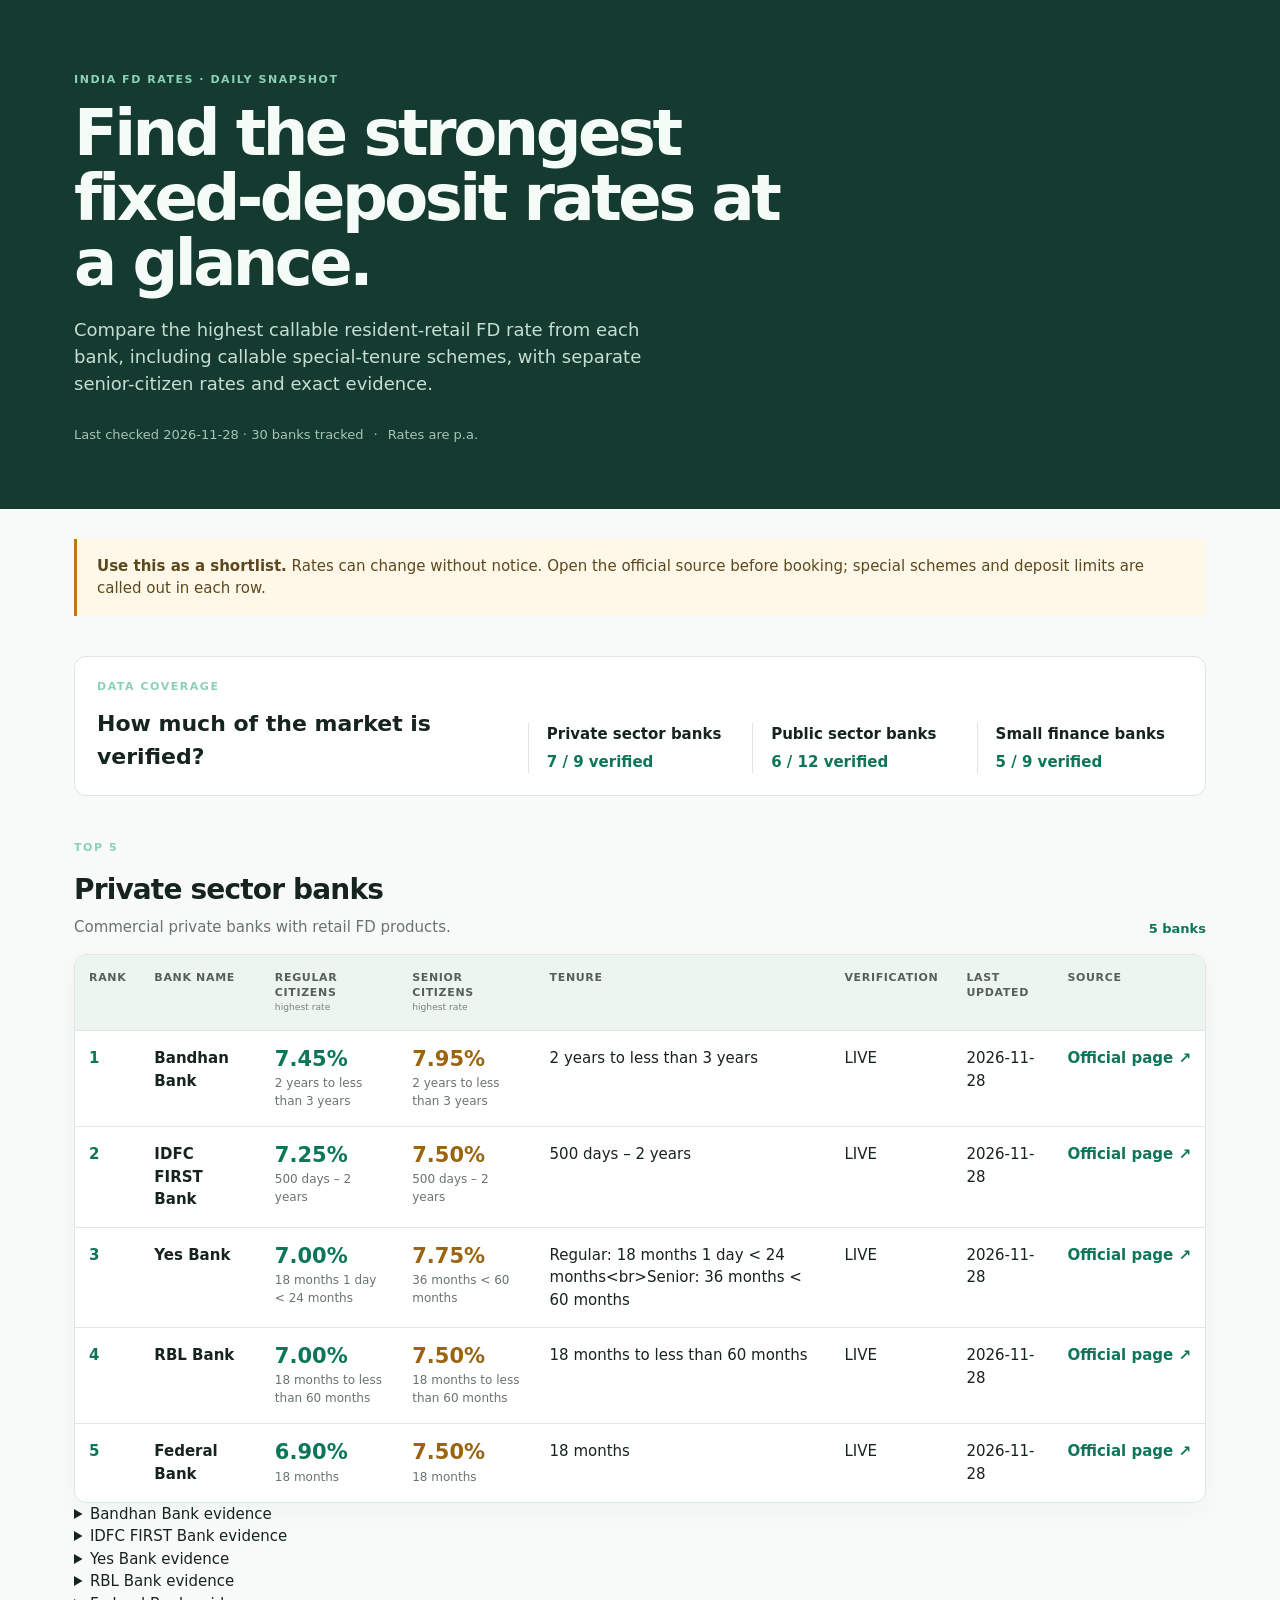
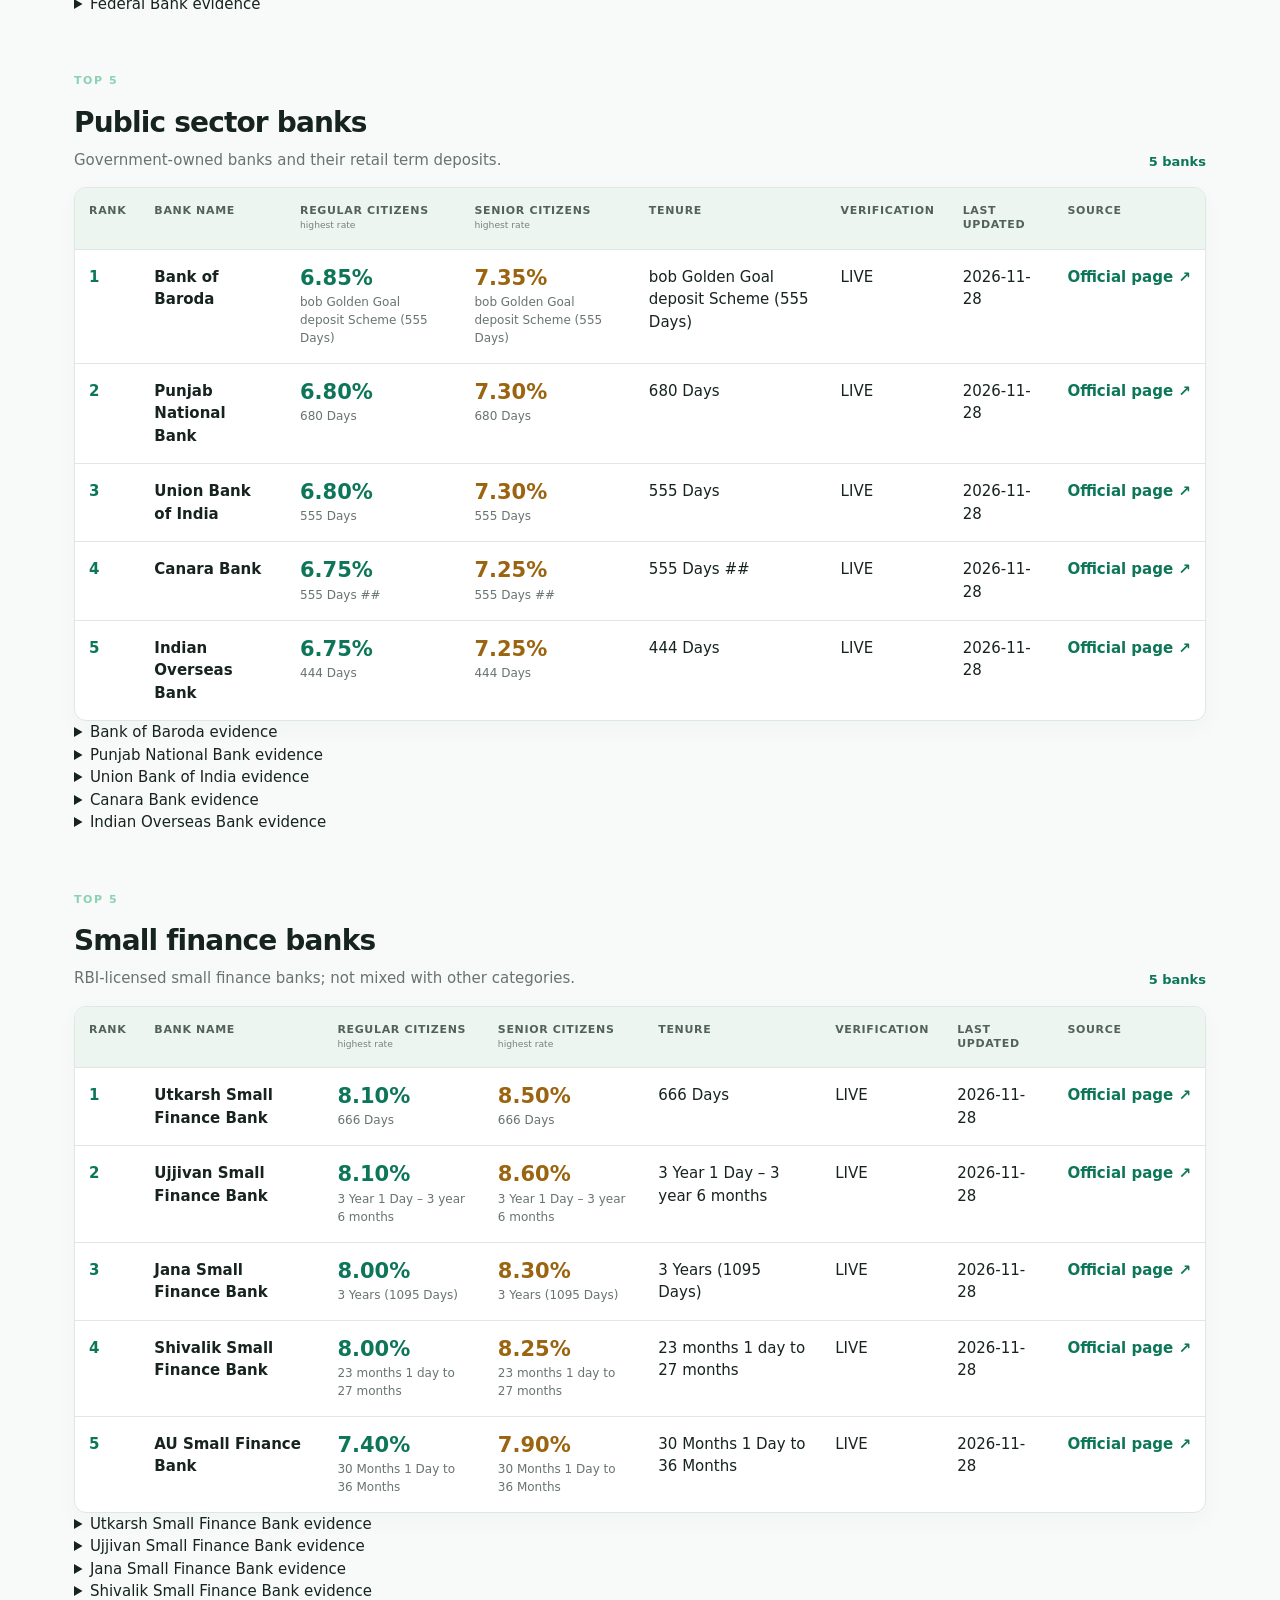
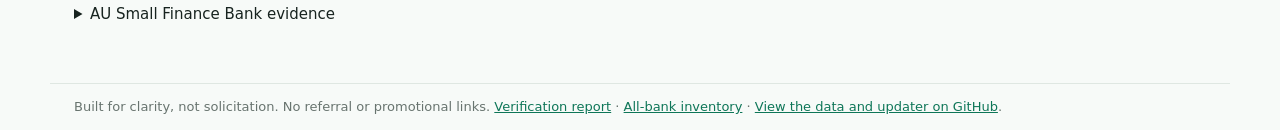
<file: index.html>
<!doctype html>
<html lang="en">
<head>
  <meta charset="utf-8">
  <meta name="viewport" content="width=device-width, initial-scale=1">
  <meta name="description" content="A source-linked daily comparison of India's highest retail fixed deposit rates.">
  <title>India FD Rates — highest bank FD interest rates</title>
  <link rel="stylesheet" href="styles.css">
</head>
<body>
  <header class="hero">
    <div class="wrap">
      <p class="eyebrow">INDIA FD RATES · DAILY SNAPSHOT</p>
      <h1>Find the strongest fixed-deposit rates at a glance.</h1>
      <p class="lede">Compare the highest callable resident-retail FD rate from each bank, including callable special-tenure schemes, with separate senior-citizen rates and exact evidence.</p>
      <div class="meta"><span id="updated">Loading latest snapshot…</span><span>·</span><span>Rates are p.a.</span></div>
    </div>
  </header>
  <main class="wrap" id="app">
    <div class="notice"><strong>Use this as a shortlist.</strong> Rates can change without notice. Open the official source before booking; special schemes and deposit limits are called out in each row.</div>
  </main>
  <footer class="wrap"><p>Built for clarity, not solicitation. No referral or promotional links. <a href="verification_report.md">Verification report</a> · <a href="all-banks.html">All-bank inventory</a> · <a href="https://github.com/saurabhahuja71/India-FD-Rates">View the data and updater on GitHub</a>.</p></footer>
  <script src="app.js"></script>
</body>
</html>
</file>
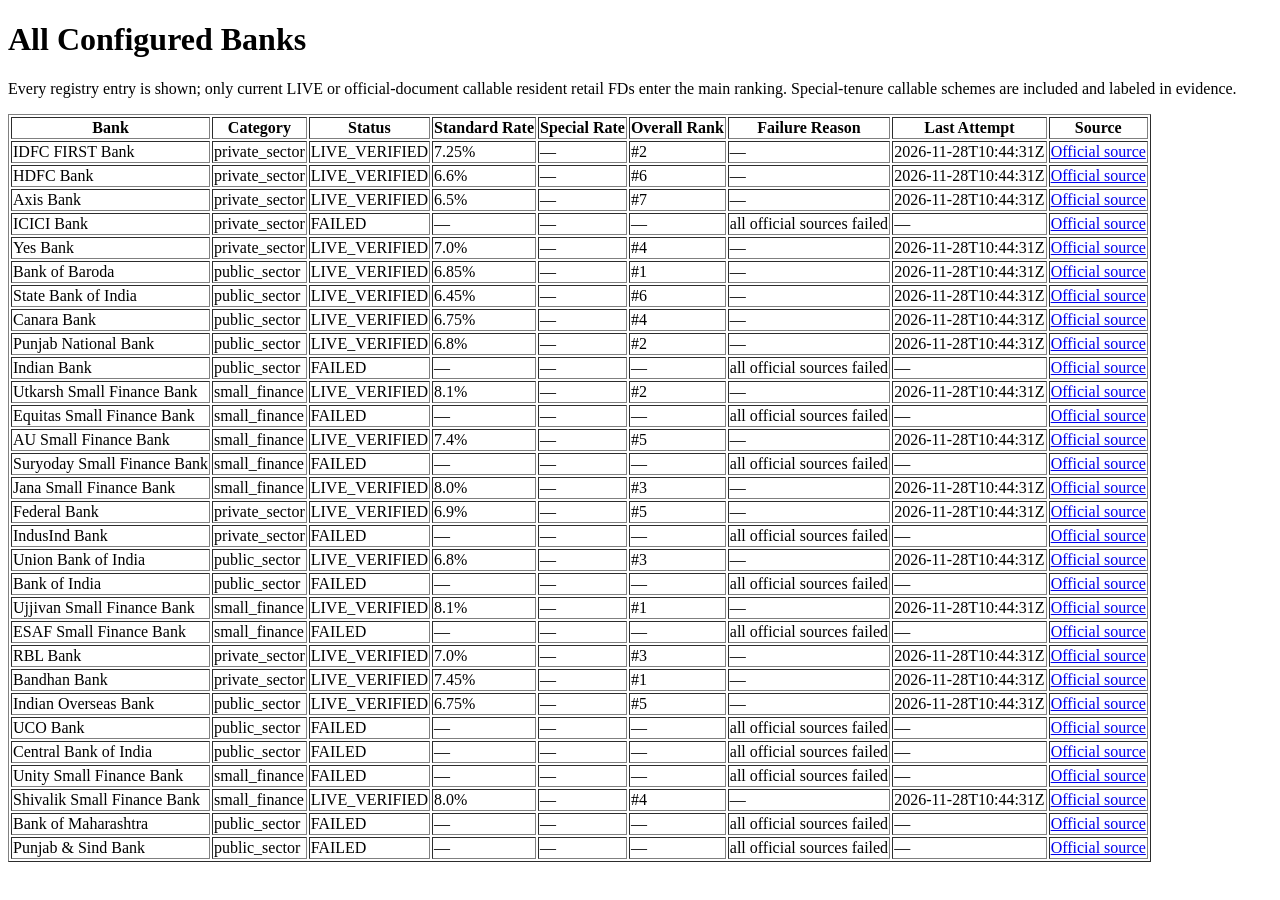
<file: all-banks.html>
<!doctype html><meta charset="utf-8"><title>All Banks - India FD Rates</title><h1>All Configured Banks</h1><p>Every registry entry is shown; only current LIVE or official-document callable resident retail FDs enter the main ranking. Special-tenure callable schemes are included and labeled in evidence.</p><table border="1"><thead><tr><th>Bank</th><th>Category</th><th>Status</th><th>Standard Rate</th><th>Special Rate</th><th>Overall Rank</th><th>Failure Reason</th><th>Last Attempt</th><th>Source</th></tr></thead><tbody><tr><td>IDFC FIRST Bank</td><td>private_sector</td><td>LIVE_VERIFIED</td><td>7.25%</td><td>—</td><td>#2</td><td>—</td><td>2026-11-28T10:44:31Z</td><td><a href="https://www.idfcfirst.bank.in/personal-banking/deposits/fixed-deposit/fd-interest-rates">Official source</a></td></tr><tr><td>HDFC Bank</td><td>private_sector</td><td>LIVE_VERIFIED</td><td>6.6%</td><td>—</td><td>#6</td><td>—</td><td>2026-11-28T10:44:31Z</td><td><a href="https://www.hdfc.bank.in/fixed-deposit/fd-interest-rate">Official source</a></td></tr><tr><td>Axis Bank</td><td>private_sector</td><td>LIVE_VERIFIED</td><td>6.5%</td><td>—</td><td>#7</td><td>—</td><td>2026-11-28T10:44:31Z</td><td><a href="https://www.axisbank.com/interest-rate-on-deposits">Official source</a></td></tr><tr><td>ICICI Bank</td><td>private_sector</td><td>FAILED</td><td>—</td><td>—</td><td>—</td><td>all official sources failed</td><td>—</td><td><a href="https://www.icicibank.com/personal-banking/deposits/fixed-deposit/fd-interest-rates">Official source</a></td></tr><tr><td>Yes Bank</td><td>private_sector</td><td>LIVE_VERIFIED</td><td>7.0%</td><td>—</td><td>#4</td><td>—</td><td>2026-11-28T10:44:31Z</td><td><a href="https://www.yes.bank.in/sites/web/content/published/api/v1.1/assets/CONTE74C9031F1EA4D3B98EC33112F600AC5/native/yb_interest_rates_on_savings_account_n_term_deposit_1jan2026.pdf?download=false">Official source</a></td></tr><tr><td>Bank of Baroda</td><td>public_sector</td><td>LIVE_VERIFIED</td><td>6.85%</td><td>—</td><td>#1</td><td>—</td><td>2026-11-28T10:44:31Z</td><td><a href="https://bankofbaroda.bank.in/interest-rate-and-service-charges/deposits-interest-rates/fixed-deposits-callable-and-non-callable-upto-ten-crores">Official source</a></td></tr><tr><td>State Bank of India</td><td>public_sector</td><td>LIVE_VERIFIED</td><td>6.45%</td><td>—</td><td>#6</td><td>—</td><td>2026-11-28T10:44:31Z</td><td><a href="https://sbi.co.in/web/interest-rates/deposit-rates/retail-domestic-term-deposits">Official source</a></td></tr><tr><td>Canara Bank</td><td>public_sector</td><td>LIVE_VERIFIED</td><td>6.75%</td><td>—</td><td>#4</td><td>—</td><td>2026-11-28T10:44:31Z</td><td><a href="https://www.canarabank.bank.in/term-deposits-rate-of-interest-p.a.">Official source</a></td></tr><tr><td>Punjab National Bank</td><td>public_sector</td><td>LIVE_VERIFIED</td><td>6.8%</td><td>—</td><td>#2</td><td>—</td><td>2026-11-28T10:44:31Z</td><td><a href="https://www.pnbindia.in/interest-rates-deposit.html">Official source</a></td></tr><tr><td>Indian Bank</td><td>public_sector</td><td>FAILED</td><td>—</td><td>—</td><td>—</td><td>all official sources failed</td><td>—</td><td><a href="https://www.indianbank.in/departments/interest-rates/">Official source</a></td></tr><tr><td>Utkarsh Small Finance Bank</td><td>small_finance</td><td>LIVE_VERIFIED</td><td>8.1%</td><td>—</td><td>#2</td><td>—</td><td>2026-11-28T10:44:31Z</td><td><a href="https://www.utkarsh.bank.in/personal/digital-products/digital-fixed-deposit">Official source</a></td></tr><tr><td>Equitas Small Finance Bank</td><td>small_finance</td><td>FAILED</td><td>—</td><td>—</td><td>—</td><td>all official sources failed</td><td>—</td><td><a href="https://equitasbank.com/personal-banking/save/fixed-deposits/fixed-deposit/">Official source</a></td></tr><tr><td>AU Small Finance Bank</td><td>small_finance</td><td>LIVE_VERIFIED</td><td>7.4%</td><td>—</td><td>#5</td><td>—</td><td>2026-11-28T10:44:31Z</td><td><a href="https://www.au.bank.in/interest-rates/fixed-deposit-interest-rates">Official source</a></td></tr><tr><td>Suryoday Small Finance Bank</td><td>small_finance</td><td>FAILED</td><td>—</td><td>—</td><td>—</td><td>all official sources failed</td><td>—</td><td><a href="https://suryoday.bank.in/rate-of-interest/">Official source</a></td></tr><tr><td>Jana Small Finance Bank</td><td>small_finance</td><td>LIVE_VERIFIED</td><td>8.0%</td><td>—</td><td>#3</td><td>—</td><td>2026-11-28T10:44:31Z</td><td><a href="https://www.janabank.com/interest-rates/">Official source</a></td></tr><tr><td>Federal Bank</td><td>private_sector</td><td>LIVE_VERIFIED</td><td>6.9%</td><td>—</td><td>#5</td><td>—</td><td>2026-11-28T10:44:31Z</td><td><a href="https://www.federal.bank.in/deposit-rate">Official source</a></td></tr><tr><td>IndusInd Bank</td><td>private_sector</td><td>FAILED</td><td>—</td><td>—</td><td>—</td><td>all official sources failed</td><td>—</td><td><a href="https://www.indusind.bank.in/in/en/personal/rates.html">Official source</a></td></tr><tr><td>Union Bank of India</td><td>public_sector</td><td>LIVE_VERIFIED</td><td>6.8%</td><td>—</td><td>#3</td><td>—</td><td>2026-11-28T10:44:31Z</td><td><a href="https://www.unionbankofindia.bank.in/en/details/rate-of-interest">Official source</a></td></tr><tr><td>Bank of India</td><td>public_sector</td><td>FAILED</td><td>—</td><td>—</td><td>—</td><td>all official sources failed</td><td>—</td><td><a href="https://bankofindia.bank.in/interest-rate/rupee-term-deposit-rate">Official source</a></td></tr><tr><td>Ujjivan Small Finance Bank</td><td>small_finance</td><td>LIVE_VERIFIED</td><td>8.1%</td><td>—</td><td>#1</td><td>—</td><td>2026-11-28T10:44:31Z</td><td><a href="https://www.ujjivansfb.bank.in/interest-rates">Official source</a></td></tr><tr><td>ESAF Small Finance Bank</td><td>small_finance</td><td>FAILED</td><td>—</td><td>—</td><td>—</td><td>all official sources failed</td><td>—</td><td><a href="https://www.esaf.bank.in/interest-rates/">Official source</a></td></tr><tr><td>RBL Bank</td><td>private_sector</td><td>LIVE_VERIFIED</td><td>7.0%</td><td>—</td><td>#3</td><td>—</td><td>2026-11-28T10:44:31Z</td><td><a href="https://www.rbl.bank.in/interest-rates">Official source</a></td></tr><tr><td>Bandhan Bank</td><td>private_sector</td><td>LIVE_VERIFIED</td><td>7.45%</td><td>—</td><td>#1</td><td>—</td><td>2026-11-28T10:44:31Z</td><td><a href="https://www.bandhan.bank.in/fixed-deposit">Official source</a></td></tr><tr><td>Indian Overseas Bank</td><td>public_sector</td><td>LIVE_VERIFIED</td><td>6.75%</td><td>—</td><td>#5</td><td>—</td><td>2026-11-28T10:44:31Z</td><td><a href="https://www.iob.bank.in/en/domestic-nro-nre-retail-term-deposit-rates">Official source</a></td></tr><tr><td>UCO Bank</td><td>public_sector</td><td>FAILED</td><td>—</td><td>—</td><td>—</td><td>all official sources failed</td><td>—</td><td><a href="https://www.ucobank.com/interest-rates">Official source</a></td></tr><tr><td>Central Bank of India</td><td>public_sector</td><td>FAILED</td><td>—</td><td>—</td><td>—</td><td>all official sources failed</td><td>—</td><td><a href="https://centralbankofindia.co.in/en/interest-rates">Official source</a></td></tr><tr><td>Unity Small Finance Bank</td><td>small_finance</td><td>FAILED</td><td>—</td><td>—</td><td>—</td><td>all official sources failed</td><td>—</td><td><a href="https://unitybank.co.in/interest-rates">Official source</a></td></tr><tr><td>Shivalik Small Finance Bank</td><td>small_finance</td><td>LIVE_VERIFIED</td><td>8.0%</td><td>—</td><td>#4</td><td>—</td><td>2026-11-28T10:44:31Z</td><td><a href="https://shivalik.bank.in/interest-rate">Official source</a></td></tr><tr><td>Bank of Maharashtra</td><td>public_sector</td><td>FAILED</td><td>—</td><td>—</td><td>—</td><td>all official sources failed</td><td>—</td><td><a href="https://bankofmaharashtra.in/deposit-rates">Official source</a></td></tr><tr><td>Punjab &amp; Sind Bank</td><td>public_sector</td><td>FAILED</td><td>—</td><td>—</td><td>—</td><td>all official sources failed</td><td>—</td><td><a href="https://punjabandsindbank.co.in/content/interest-rates">Official source</a></td></tr></tbody></table>
</file>
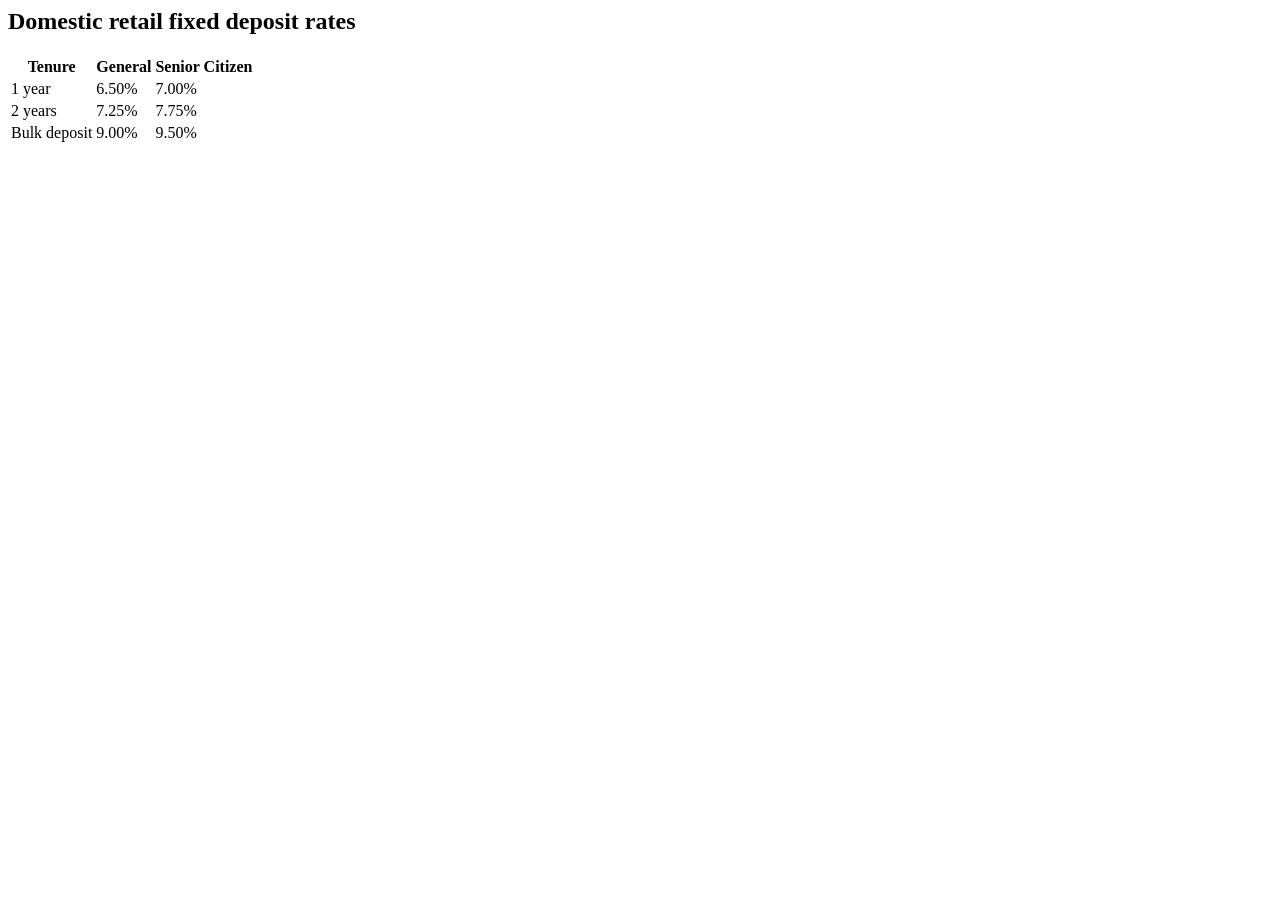
<file: tests/fixtures/generic_rate_page.html>
<html><body><h2>Domestic retail fixed deposit rates</h2>
<table><tr><th>Tenure</th><th>General</th><th>Senior Citizen</th></tr>
<tr><td>1 year</td><td>6.50%</td><td>7.00%</td></tr>
<tr><td>2 years</td><td>7.25%</td><td>7.75%</td></tr>
<tr><td>Bulk deposit</td><td>9.00%</td><td>9.50%</td></tr></table></body></html>
</file>
<file: styles.css>
:root{--ink:#17231f;--muted:#68746f;--line:#dfe7e2;--paper:#f7faf8;--card:#fff;--accent:#0e7658;--gold:#b87918}*{box-sizing:border-box}body{margin:0;background:var(--paper);color:var(--ink);font:15px/1.5 Inter,ui-sans-serif,system-ui,-apple-system,BlinkMacSystemFont,"Segoe UI",sans-serif}.wrap{max-width:1180px;margin:auto;padding:0 24px}.hero{background:#153b31;color:#f5fbf7;padding:72px 0 64px}.eyebrow{font-size:11px;letter-spacing:.14em;font-weight:800;color:#8bd1b3;margin:0 0 12px}.hero h1{max-width:730px;font-size:clamp(2.3rem,5vw,4.8rem);line-height:1.02;letter-spacing:-.055em;margin:0 0 20px}.lede{max-width:600px;color:#c5ded3;font-size:18px;margin:0 0 28px}.meta{display:flex;gap:10px;color:#a4c4b7;font-size:13px}.notice{margin:30px 0;padding:16px 20px;border-left:3px solid var(--gold);background:#fff8e9;color:#5c481f}.coverage{display:grid;grid-template-columns:2fr repeat(3,1fr);gap:18px;align-items:end;margin:40px 0 12px;padding:22px;border:1px solid var(--line);background:#fff;border-radius:12px}.coverage h2{margin:0;font-size:22px}.coverage div:not(:first-child){border-left:1px solid var(--line);padding-left:18px}.coverage span{display:block;color:var(--accent);font-weight:800;margin-top:5px}.category{margin:44px 0 58px}.section-heading{display:flex;justify-content:space-between;align-items:end;margin-bottom:16px}.section-heading h2{font-size:28px;letter-spacing:-.03em;margin:0}.section-heading p:not(.eyebrow){color:var(--muted);margin:5px 0 0}.count{color:var(--accent);font-weight:700;font-size:13px}.table-scroll{overflow-x:auto;background:var(--card);border:1px solid var(--line);border-radius:12px;box-shadow:0 8px 24px #153b3108}table{border-collapse:collapse;width:100%;min-width:930px}th,td{text-align:left;padding:16px 14px;border-bottom:1px solid var(--line);vertical-align:top}th{background:#edf5f0;color:#52625b;font-size:11px;line-height:1.3;text-transform:uppercase;letter-spacing:.06em}th small{font-weight:500;text-transform:none;letter-spacing:0;color:#75847c}tbody tr:last-child td{border-bottom:0}.rank{font-weight:800;color:var(--accent)}td small{display:block;color:var(--muted);font-size:12px;margin-top:3px}.note{max-width:220px}.rate{display:block;color:var(--accent);font-size:21px;font-weight:800;line-height:1.15}.senior{color:#9b6410}.source{color:var(--accent);font-weight:700;text-decoration:none;white-space:nowrap}.source:hover{text-decoration:underline}.error{padding:30px;background:#fff0ee;color:#a13c31}footer{border-top:1px solid var(--line);padding-top:24px;padding-bottom:40px;color:var(--muted);font-size:13px}footer a{color:var(--accent)}
</file>
